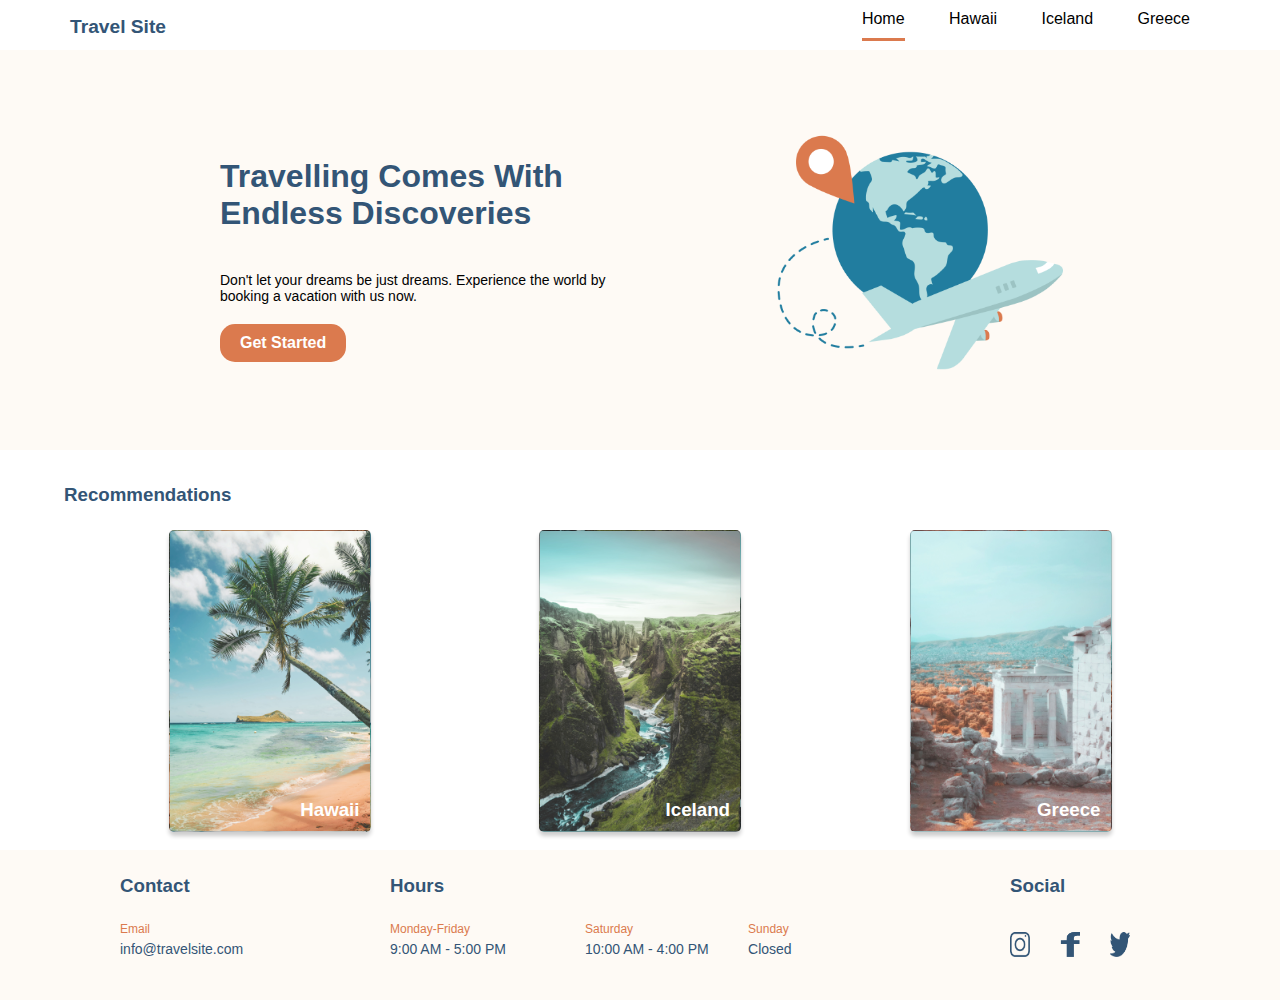
<file: index.html>
<!DOCTYPE html>
<html>
  <head>
    <meta charset="UTF-8" />
    <meta content="width=device-width, initial-scale=1" />
    <link rel="stylesheet" href="./css/global.css" />
    <link rel="stylesheet" href="./css/main.css" />
    <title>Travel Site</title>
  </head>
  <body>
    <nav class="navbar">
      <div class="navbar__cont--left">
        <h2><a class="navbar__logo" href="#">Travel Site</a></h2>
      </div>
      <div class="navbar__cont--right">
        <ul class="navbar__menu">
          <li class="navbar__link">
            <a class="navbar__link__content--current" href="./index.html"
              >Home</a
            >
          </li>
          <li class="navbar__link">
            <a class="navbar__link__content" href="./pages/hawaii.html"
              >Hawaii</a
            >
          </li>
          <li class="navbar__link">
            <a class="navbar__link__content" href="./pages/iceland.html"
              >Iceland</a
            >
          </li>
          <li class="navbar__link">
            <a class="navbar__link__content" href="./pages/greece.html"
              >Greece</a
            >
          </li>
        </ul>
      </div>
    </nav>
    <section class="hero">
      <div class="hero__left">
        <h1>Travelling Comes With Endless Discoveries</h1>
        <p>
          Don't let your dreams be just dreams. Experience the world by booking
          a vacation with us now.
        </p>
        <a class="hero__button" href="#"> Get Started</a>
      </div>
      <div class="hero__right">
        <img
          class="hero__image"
          src="./assets/images/hero.png"
          alt="Hero picture"
        />
      </div>
    </section>
    <main class="recommendations">
      <h3 class="recommendations__header">Recommendations</h3>
      <div class="recommendations__container">
        <a class="recommendations__container__link" href="./pages/hawaii.html">
          <div class="recommendations__card recommendations__card--hawaii">
            <h3 class="recommendations__card__name">Hawaii</h3>
          </div>
        </a>
        <a class="recommendations__container__link" href="./pages/iceland.html">
          <div class="recommendations__card recommendations__card--iceland">
            <h3 class="recommendations__card__name">Iceland</h3>
          </div>
        </a>
        <a class="recommendations__container__link" href="./pages/greece.html">
          <div class="recommendations__card recommendations__card--greece">
            <h3 class="recommendations__card__name">Greece</h3>
          </div>
        </a>
      </div>
    </main>

    <!-- Footer Section -->
    <footer class="footer">
      <div class="footer__section">
        <h3 class="footer__section__header">Contact</h3>
        <div class="footer__section__contact">
          <p class="footer__section__subtitle">Email</p>
          <p class="footer__section__subtext">info@travelsite.com</p>
        </div>
      </div>
      <div class="footer__section">
        <h3 class="footer__section__header">Hours</h3>
        <div class="footer__section__hours">
          <div class="footer__section__hours__div">
            <p class="footer__section__subtitle">Monday-Friday</p>
            <p class="footer__section__subtext">9:00 AM - 5:00 PM</p>
          </div>
          <div class="footer__section__hours__div">
            <p class="footer__section__subtitle">Saturday</p>
            <p class="footer__section__subtext">10:00 AM - 4:00 PM</p>
          </div>
          <div class="footer__section__hours__div">
            <p class="footer__section__subtitle">Sunday</p>
            <p class="footer__section__subtext">Closed</p>
          </div>
        </div>
      </div>
      <div class="footer__section">
        <h3 class="footer__section__header">Social</h3>
        <div class="footer__section__social">
          <a
            class="footer__section__social__link"
            href="https://www.instagram.com"
            ><img
              class="footer__section__icon"
              src="./assets/icon-instagram.png"
              alt="instagram"
          /></a>
          <a
            class="footer__section__social__link"
            href="https://www.facebook.com"
            ><img
              class="footer__section__icon"
              src="./assets/icon-facebook.png"
              alt="facebook"
          /></a>
          <a
            class="footer__section__social__link"
            href="https://www.twitter.com"
            ><img
              class="footer__section__icon"
              src="./assets/icon-twitter.png"
              alt="twitter"
          /></a>
        </div>
      </div>
    </footer>
  </body>
</html>
</file>
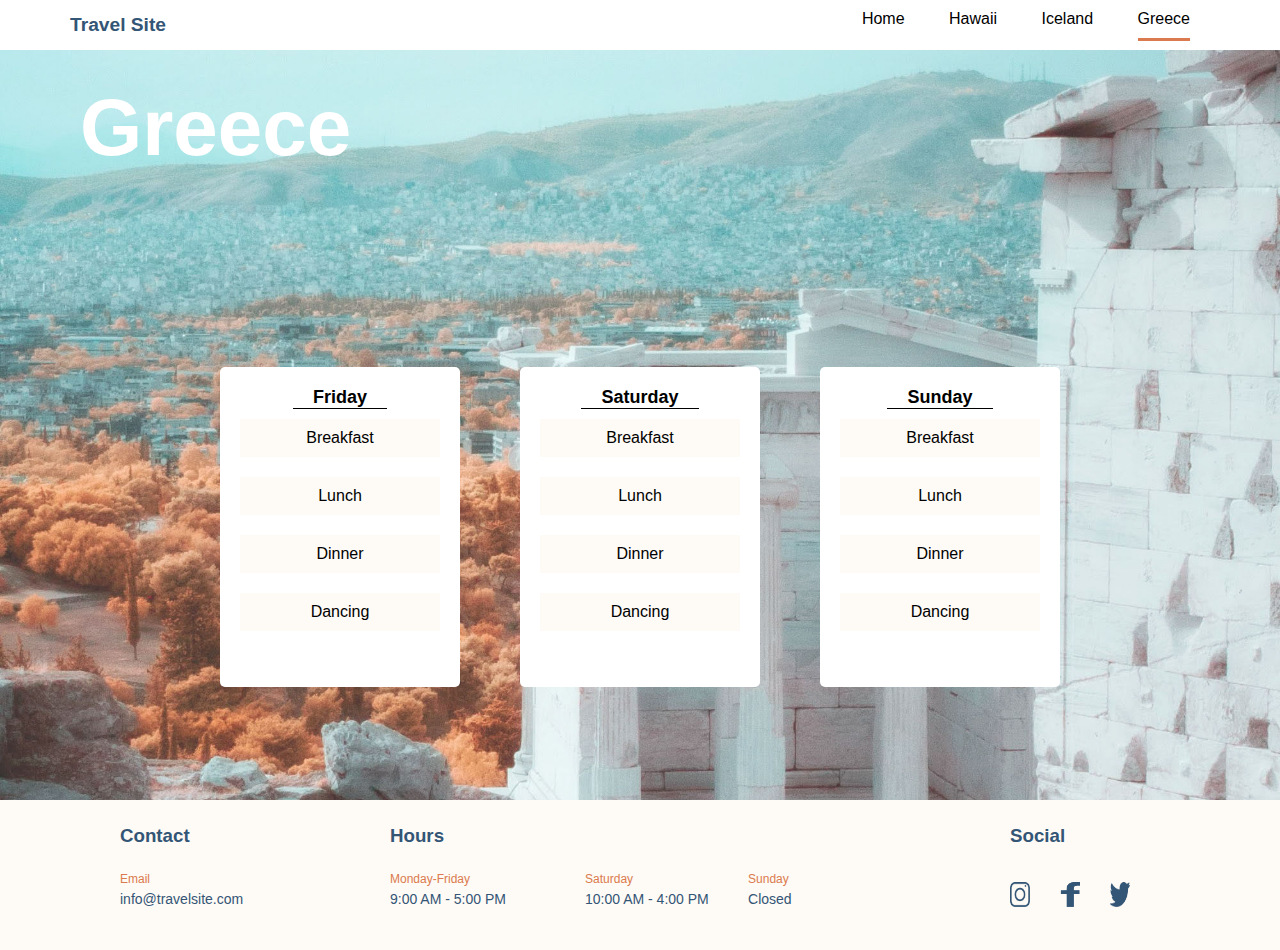
<file: pages/greece.html>
<!DOCTYPE html>
<html>
  <head>
    <meta charset="UTF-8" />
    <link rel="stylesheet" href="../css/global.css" />
    <link rel="stylesheet" href="../css/destinations.css" />
    <title>Greece</title>
  </head>
  <body>
    <nav class="navbar">
      <div class="navbar__cont--left">
        <h3><a class="navbar__logo" href="../index.html">Travel Site</a></h3>
      </div>
      <div class="navbar__cont--right">
        <ul class="navbar__menu">
          <li class="navbar__link">
            <a class="navbar__link__content" href="../index.html">Home</a>
          </li>
          <li class="navbar__link">
            <a class="navbar__link__content" href="./hawaii.html">Hawaii</a>
          </li>
          <li class="navbar__link">
            <a class="navbar__link__content" href="./iceland.html">Iceland</a>
          </li>
          <li class="navbar__link">
            <a class="navbar__link__content--current" href="./greece.html"
              >Greece</a
            >
          </li>
        </ul>
      </div>
    </nav>

    <div class="main-section--greece">
      <h1 class="main-section__header">Greece</h1>
      <div class="main-section__holder">
        <div class="main-section__card">
          <h3>Friday</h3>
          <ul class="main-section__card__articles">
            <li>Breakfast</li>
            <li>Lunch</li>
            <li>Dinner</li>
            <li>Dancing</li>
          </ul>
        </div>
        <div class="main-section__card">
          <h3>Saturday</h3>
          <ul class="main-section__card__articles">
            <li>Breakfast</li>
            <li>Lunch</li>
            <li>Dinner</li>
            <li>Dancing</li>
          </ul>
        </div>
        <div class="main-section__card">
          <h3>Sunday</h3>
          <ul class="main-section__card__articles">
            <li>Breakfast</li>
            <li>Lunch</li>
            <li>Dinner</li>
            <li>Dancing</li>
          </ul>
        </div>
      </div>
    </div>

    <footer class="footer">
      <div class="footer__section">
        <h3 class="footer__section__header">Contact</h3>
        <div class="footer__section__contact">
          <p class="footer__section__subtitle">Email</p>
          <p class="footer__section__subtext">info@travelsite.com</p>
        </div>
      </div>
      <div class="footer__section">
        <h3 class="footer__section__header">Hours</h3>
        <div class="footer__section__hours">
          <div class="footer__section__hours__div">
            <p class="footer__section__subtitle">Monday-Friday</p>
            <p class="footer__section__subtext">9:00 AM - 5:00 PM</p>
          </div>
          <div class="footer__section__hours__div">
            <p class="footer__section__subtitle">Saturday</p>
            <p class="footer__section__subtext">10:00 AM - 4:00 PM</p>
          </div>
          <div class="footer__section__hours__div">
            <p class="footer__section__subtitle">Sunday</p>
            <p class="footer__section__subtext">Closed</p>
          </div>
        </div>
      </div>
      <div class="footer__section">
        <h3 class="footer__section__header">Social</h3>
        <div class="footer__section__social">
          <a
            class="footer__section__social__link"
            href="https://www.instagram.com"
            ><img
              class="footer__section__icon"
              src="../assets/icon-instagram.png"
              alt="instagram"
          /></a>
          <a
            class="footer__section__social__link"
            href="https://www.facebook.com"
            ><img
              class="footer__section__icon"
              src="../assets/icon-facebook.png"
              alt="facebook"
          /></a>
          <a
            class="footer__section__social__link"
            href="https://www.twitter.com"
            ><img
              class="footer__section__icon"
              src="../assets/icon-twitter.png"
              alt="twitter"
          /></a>
        </div>
      </div>
    </footer>
  </body>
</html>
</file>
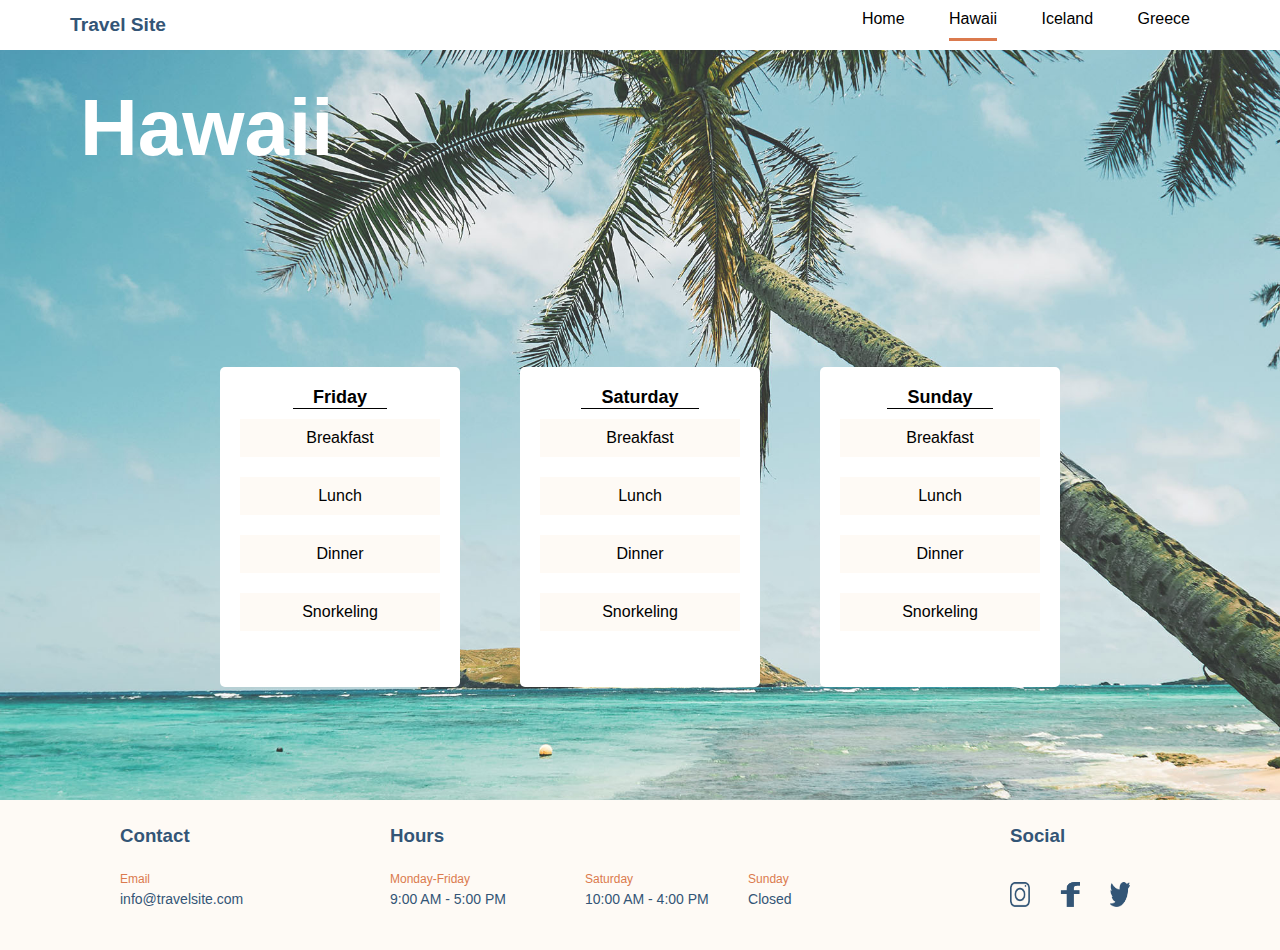
<file: pages/hawaii.html>
<!DOCTYPE html>
<html>
  <head>
    <meta charset="UTF-8" />
    <link rel="stylesheet" href="../css/global.css" />
    <link rel="stylesheet" href="../css/destinations.css" />
    <title>Hawaii</title>
  </head>
  <body>
    <nav class="navbar">
      <div class="navbar__cont--left">
        <h3><a class="navbar__logo" href="../index.html">Travel Site</a></h3>
      </div>
      <div class="navbar__cont--right">
        <ul class="navbar__menu">
          <li class="navbar__link">
            <a class="navbar__link__content" href="../index.html">Home</a>
          </li>
          <li class="navbar__link">
            <a class="navbar__link__content--current" href="./hawaii.html"
              >Hawaii</a
            >
          </li>
          <li class="navbar__link">
            <a class="navbar__link__content" href="./iceland.html">Iceland</a>
          </li>
          <li class="navbar__link">
            <a class="navbar__link__content" href="./greece.html">Greece</a>
          </li>
        </ul>
      </div>
    </nav>

    <div class="main-section--hawaii">
      <h1 class="main-section__header">Hawaii</h1>
      <div class="main-section__holder">
        <div class="main-section__card">
          <h3>Friday</h3>
          <ul class="main-section__card__articles">
            <li>Breakfast</li>
            <li>Lunch</li>
            <li>Dinner</li>
            <li>Snorkeling</li>
          </ul>
        </div>
        <div class="main-section__card">
          <h3>Saturday</h3>
          <ul class="main-section__card__articles">
            <li>Breakfast</li>
            <li>Lunch</li>
            <li>Dinner</li>
            <li>Snorkeling</li>
          </ul>
        </div>
        <div class="main-section__card">
          <h3>Sunday</h3>
          <ul class="main-section__card__articles">
            <li>Breakfast</li>
            <li>Lunch</li>
            <li>Dinner</li>
            <li>Snorkeling</li>
          </ul>
        </div>
      </div>
    </div>

    <footer class="footer">
      <div class="footer__section">
        <h3 class="footer__section__header">Contact</h3>
        <div class="footer__section__contact">
          <p class="footer__section__subtitle">Email</p>
          <p class="footer__section__subtext">info@travelsite.com</p>
        </div>
      </div>
      <div class="footer__section">
        <h3 class="footer__section__header">Hours</h3>
        <div class="footer__section__hours">
          <div class="footer__section__hours__div">
            <p class="footer__section__subtitle">Monday-Friday</p>
            <p class="footer__section__subtext">9:00 AM - 5:00 PM</p>
          </div>
          <div class="footer__section__hours__div">
            <p class="footer__section__subtitle">Saturday</p>
            <p class="footer__section__subtext">10:00 AM - 4:00 PM</p>
          </div>
          <div class="footer__section__hours__div">
            <p class="footer__section__subtitle">Sunday</p>
            <p class="footer__section__subtext">Closed</p>
          </div>
        </div>
      </div>
      <div class="footer__section">
        <h3 class="footer__section__header">Social</h3>
        <div class="footer__section__social">
          <a
            class="footer__section__social__link"
            href="https://www.instagram.com"
            ><img
              class="footer__section__icon"
              src="../assets/icon-instagram.png"
              alt="instagram"
          /></a>
          <a
            class="footer__section__social__link"
            href="https://www.facebook.com"
            ><img
              class="footer__section__icon"
              src="../assets/icon-facebook.png"
              alt="facebook"
          /></a>
          <a
            class="footer__section__social__link"
            href="https://www.twitter.com"
            ><img
              class="footer__section__icon"
              src="../assets/icon-twitter.png"
              alt="twitter"
          /></a>
        </div>
      </div>
    </footer>
  </body>
</html>
</file>
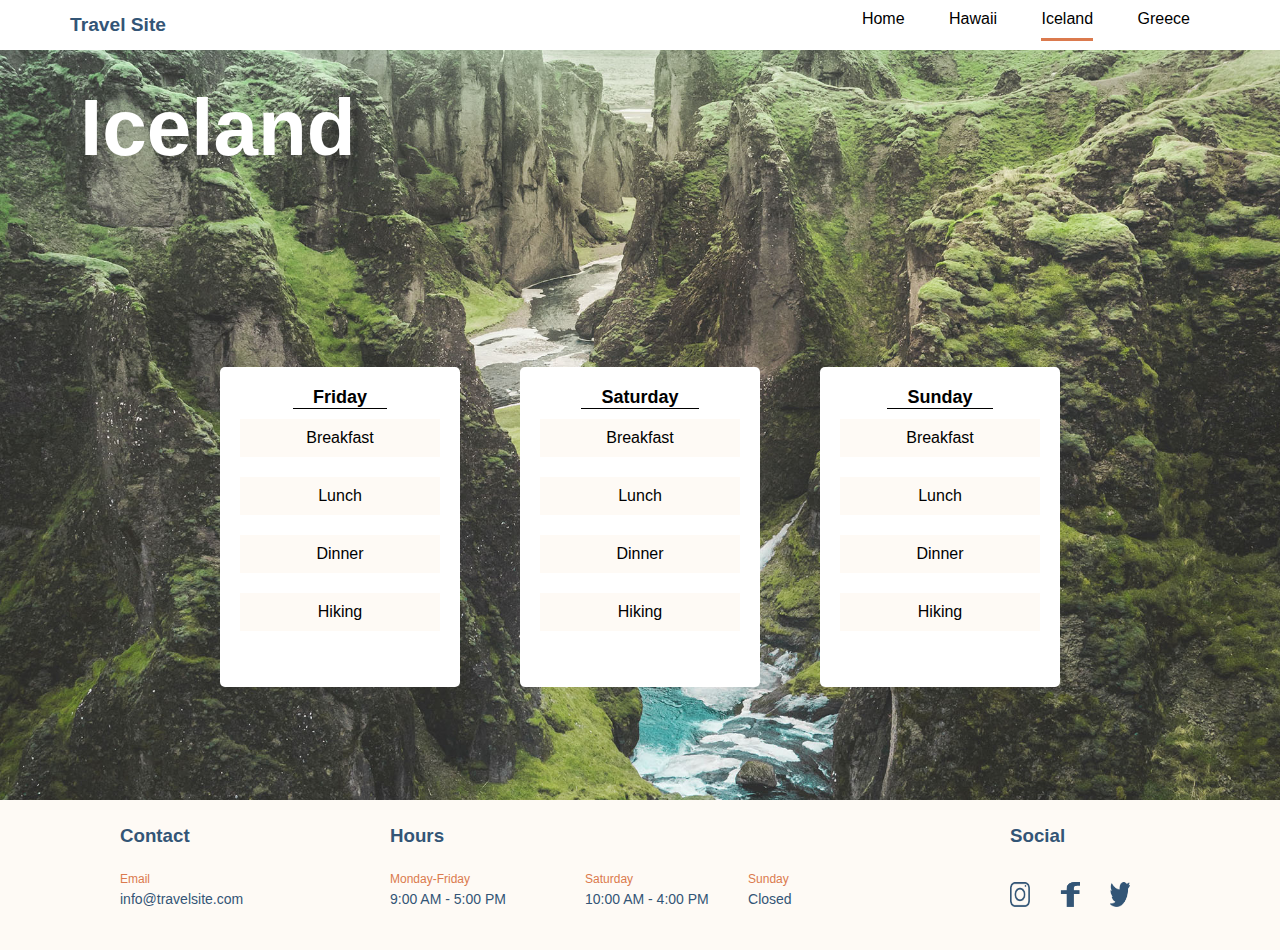
<file: pages/iceland.html>
<!DOCTYPE html>
<html>
  <head>
    <meta charset="UTF-8" />
    <link rel="stylesheet" href="../css/global.css" />
    <link rel="stylesheet" href="../css/destinations.css" />
    <title>Iceland</title>
  </head>
  <body>
    <nav class="navbar">
      <div class="navbar__cont--left">
        <h3><a class="navbar__logo" href="../index.html">Travel Site</a></h3>
      </div>
      <div class="navbar__cont--right">
        <ul class="navbar__menu">
          <li class="navbar__link">
            <a class="navbar__link__content" href="../index.html">Home</a>
          </li>
          <li class="navbar__link">
            <a class="navbar__link__content" href="./hawaii.html">Hawaii</a>
          </li>
          <li class="navbar__link">
            <a class="navbar__link__content--current" href="./iceland.html"
              >Iceland</a
            >
          </li>
          <li class="navbar__link">
            <a class="navbar__link__content" href="./greece.html">Greece</a>
          </li>
        </ul>
      </div>
    </nav>

    <div class="main-section--iceland">
      <h1 class="main-section__header">Iceland</h1>
      <div class="main-section__holder">
        <div class="main-section__card">
          <h3>Friday</h3>
          <ul class="main-section__card__articles">
            <li>Breakfast</li>
            <li>Lunch</li>
            <li>Dinner</li>
            <li>Hiking</li>
          </ul>
        </div>
        <div class="main-section__card">
          <h3>Saturday</h3>
          <ul class="main-section__card__articles">
            <li>Breakfast</li>
            <li>Lunch</li>
            <li>Dinner</li>
            <li>Hiking</li>
          </ul>
        </div>
        <div class="main-section__card">
          <h3>Sunday</h3>
          <ul class="main-section__card__articles">
            <li>Breakfast</li>
            <li>Lunch</li>
            <li>Dinner</li>
            <li>Hiking</li>
          </ul>
        </div>
      </div>
    </div>

    <footer class="footer">
      <div class="footer__section">
        <h3 class="footer__section__header">Contact</h3>
        <div class="footer__section__contact">
          <p class="footer__section__subtitle">Email</p>
          <p class="footer__section__subtext">info@travelsite.com</p>
        </div>
      </div>
      <div class="footer__section">
        <h3 class="footer__section__header">Hours</h3>
        <div class="footer__section__hours">
          <div class="footer__section__hours__div">
            <p class="footer__section__subtitle">Monday-Friday</p>
            <p class="footer__section__subtext">9:00 AM - 5:00 PM</p>
          </div>
          <div class="footer__section__hours__div">
            <p class="footer__section__subtitle">Saturday</p>
            <p class="footer__section__subtext">10:00 AM - 4:00 PM</p>
          </div>
          <div class="footer__section__hours__div">
            <p class="footer__section__subtitle">Sunday</p>
            <p class="footer__section__subtext">Closed</p>
          </div>
        </div>
      </div>
      <div class="footer__section">
        <h3 class="footer__section__header">Social</h3>
        <div class="footer__section__social">
          <a
            class="footer__section__social__link"
            href="https://www.instagram.com"
            ><img
              class="footer__section__icon"
              src="../assets/icon-instagram.png"
              alt="instagram"
          /></a>
          <a
            class="footer__section__social__link"
            href="https://www.facebook.com"
            ><img
              class="footer__section__icon"
              src="../assets/icon-facebook.png"
              alt="facebook"
          /></a>
          <a
            class="footer__section__social__link"
            href="https://www.twitter.com"
            ><img
              class="footer__section__icon"
              src="../assets/icon-twitter.png"
              alt="twitter"
          /></a>
        </div>
      </div>
    </footer>
  </body>
</html>
</file>
<file: css/global.css>
* {
  font-family: verdana, sans-serif;
  margin: 0;
  padding: 0;
}

/* Variables */
/* Remove decorations from a tags and list items*/
a {
  text-decoration: none;
}

li {
  list-style: none;
}

.section__header {
  color: #335576;
}

/* CSS for Navigation */
.navbar {
  background-color: #ffffff;
  display: flex;
  flex-direction: row;
  justify-content: space-between;
  margin: 0;
  padding: 0;
}
@media only screen and (min-width: 768px) {
  .navbar {
    height: 7rem;
  }
}
@media only screen and (min-width: 1024px) {
  .navbar {
    height: 3.125rem;
  }
}
.navbar__logo {
  color: #335576;
}
@media only screen and (min-width: 768px) {
  .navbar__logo {
    font-size: 3rem;
  }
}
@media only screen and (min-width: 1024px) {
  .navbar__logo {
    font-size: 1.2rem;
    padding-bottom: 1.25rem;
  }
}
.navbar__cont--left {
  margin-left: 4.375rem;
  display: flex;
  justify-content: center;
  align-items: center;
}
.navbar__cont--right {
  display: flex;
  align-items: center;
  justify-content: center;
}
@media only screen and (min-width: 768px) {
  .navbar__cont--right {
    margin-right: 2.375rem;
  }
}
@media only screen and (min-width: 1024px) {
  .navbar__cont--right {
    margin-right: 4.375rem;
  }
}
.navbar__menu {
  display: inline;
}
.navbar__link, .navbar__link__content--current {
  display: inline-block;
  padding: 0 1.25rem 0 1.25rem;
}
.navbar__link__content {
  color: #000;
}
.navbar__link__content--current {
  color: #000;
  border-bottom: 0.188rem solid #db7a4e;
  padding: 0 0 0.625rem 0;
}
.navbar__link__content:hover {
  color: #000;
  border-bottom: 0.188rem solid #db7a4e;
  padding: 0 0 0.625rem 0;
}

.footer {
  height: 9.375rem;
  width: 100%;
  background-color: #fefaf5;
  display: flex;
  flex-direction: row;
  justify-content: space-evenly;
  align-items: center;
}
.footer__section {
  height: 6.25rem;
  display: flex;
  flex-direction: column;
}
.footer__section__header {
  color: #335576;
  padding-bottom: 1.25rem;
}
.footer__section__subtitle {
  color: #db7a4e;
  display: inline;
  font-weight: 200;
  font-size: 0.75rem;
  padding-right: 6.25rem;
  margin-top: 0.313rem;
  width: auto;
  white-space: nowrap;
}
.footer__section__subtext {
  display: inline;
  width: auto;
  font-size: 0.875rem;
  color: #335576;
  margin-top: 0.313rem;
}
.footer__section__contact {
  display: flex;
  flex-direction: column;
  justify-content: left;
  width: 9.375rem;
}
.footer__section__hours {
  display: flex;
  flex-direction: row;
  justify-content: left;
  width: 31.25rem;
}
.footer__section__hours__div {
  display: flex;
  flex-direction: column;
  padding-right: 0.938rem;
}
.footer__section__social {
  width: 9.375rem;
  display: flex;
  justify-content: left;
  align-items: center;
}
.footer__section__icon {
  padding-top: 0.938rem;
  padding-right: 1.875rem;
  height: 1.563rem;
  width: 1.25rem;
  text-align: center;
}/*# sourceMappingURL=global.css.map */
</file>
<file: css/main.css>
/* Variables */
/*Hero section*/
.hero {
  display: flex;
  flex-direction: row;
  justify-content: center;
  align-items: center;
  background-color: #fefaf5;
}
.hero__left {
  display: flex;
  flex-direction: column;
  align-items: flex-start;
  justify-content: center;
  padding-left: 10rem;
}
.hero__left h1 {
  width: 25rem;
  margin: 1.25rem 0 1.25rem 0;
  color: #335576;
}
.hero__left p {
  width: 25rem;
  margin: 1.25rem 0 1.25rem 0;
  font-size: 0.875rem;
}
.hero__button {
  background-color: #db7a4e;
  padding: 0.625rem 1.25rem;
  border-radius: 0.938rem;
  font-weight: 600;
  color: white;
}
.hero__right {
  display: flex;
  align-items: center;
  justify-content: center;
  height: 25rem;
  width: 37.5rem;
}
.hero__image {
  max-height: 60%;
}

/* Recommendations Section*/
.recommendations {
  height: 25rem;
  display: flex;
  flex-direction: column;
  justify-content: center;
}
.recommendations__header {
  color: #335576;
  width: 2.5rem;
  display: inline;
  position: relative;
  top: 0.313rem;
  left: 5%;
  padding: 1.25rem 0;
}
.recommendations__container {
  display: flex;
  flex-direction: row;
  height: 80%;
  justify-content: space-evenly;
  align-items: center;
}
.recommendations__card {
  height: 18.75rem;
  width: 12.5rem;
  border: 0.063rem solid rgba(0, 0, 0, 0.2);
  box-shadow: 0 0.25rem 0.25rem rgba(0, 0, 0, 0.2);
  border-radius: 0.313rem;
  display: flex;
  flex-direction: row-reverse;
  align-items: flex-end;
}
.recommendations__card__name {
  color: white;
  padding: 0.625rem;
}
.recommendations__card--hawaii {
  background-image: url(../assets/images/hawaii.jpg);
  background-size: contain;
}
.recommendations__card--iceland {
  background-image: url(../assets/images/iceland.jpg);
  background-size: contain;
}
.recommendations__card--greece {
  background-image: url(../assets/images/greece.jpg);
  background-size: contain;
}
.recommendations__card:hover {
  opacity: 0.2;
  transition: 0.5s;
}/*# sourceMappingURL=main.css.map */
</file>
<file: css/destinations.css>
/* Variables */
ul {
  text-decoration: none;
  color: black;
}

li {
  text-decoration: none;
  color: black;
}

.main-section {
  display: flex;
  align-items: center;
  justify-content: center;
}
.main-section__header {
  color: white;
  position: relative;
  top: 2rem;
  left: 5rem;
  font-size: 5rem;
  display: inline-block;
}
.main-section__holder {
  display: flex;
  position: relative;
  top: 30%;
  justify-content: space-evenly;
  padding: 0 10rem;
}
.main-section__card {
  display: flex;
  flex-direction: column;
  background-color: white;
  align-items: center;
  height: 20rem;
  width: 15rem;
  border-radius: 0.313rem;
}
.main-section__card h3 {
  justify-items: center;
  font-size: 1.125rem;
  padding: 1.25rem 1.25rem 0 1.25rem;
  border-bottom: 0.063rem solid black;
}
.main-section__card__articles {
  display: flex;
  flex-direction: column;
  justify-content: space-evenly;
  align-items: center;
}
.main-section__card__articles li {
  text-align: center;
  padding: 0.625rem 0;
  margin: 0.625rem 0;
  width: 12.5rem;
  background-color: #fefaf5;
}
.main-section--hawaii {
  height: 46.88rem;
  background-image: url(../assets/images/hawaii.jpg);
  background-size: cover;
  background-position: center;
}
.main-section--greece {
  height: 46.88rem;
  width: 100%;
  background-image: url(../assets/images/greece.jpg);
  background-size: cover;
  background-position: center;
}
.main-section--iceland {
  height: 46.88rem;
  background-image: url(../assets/images/iceland.jpg);
  background-size: cover;
  background-position: center;
}/*# sourceMappingURL=destinations.css.map */
</file>
